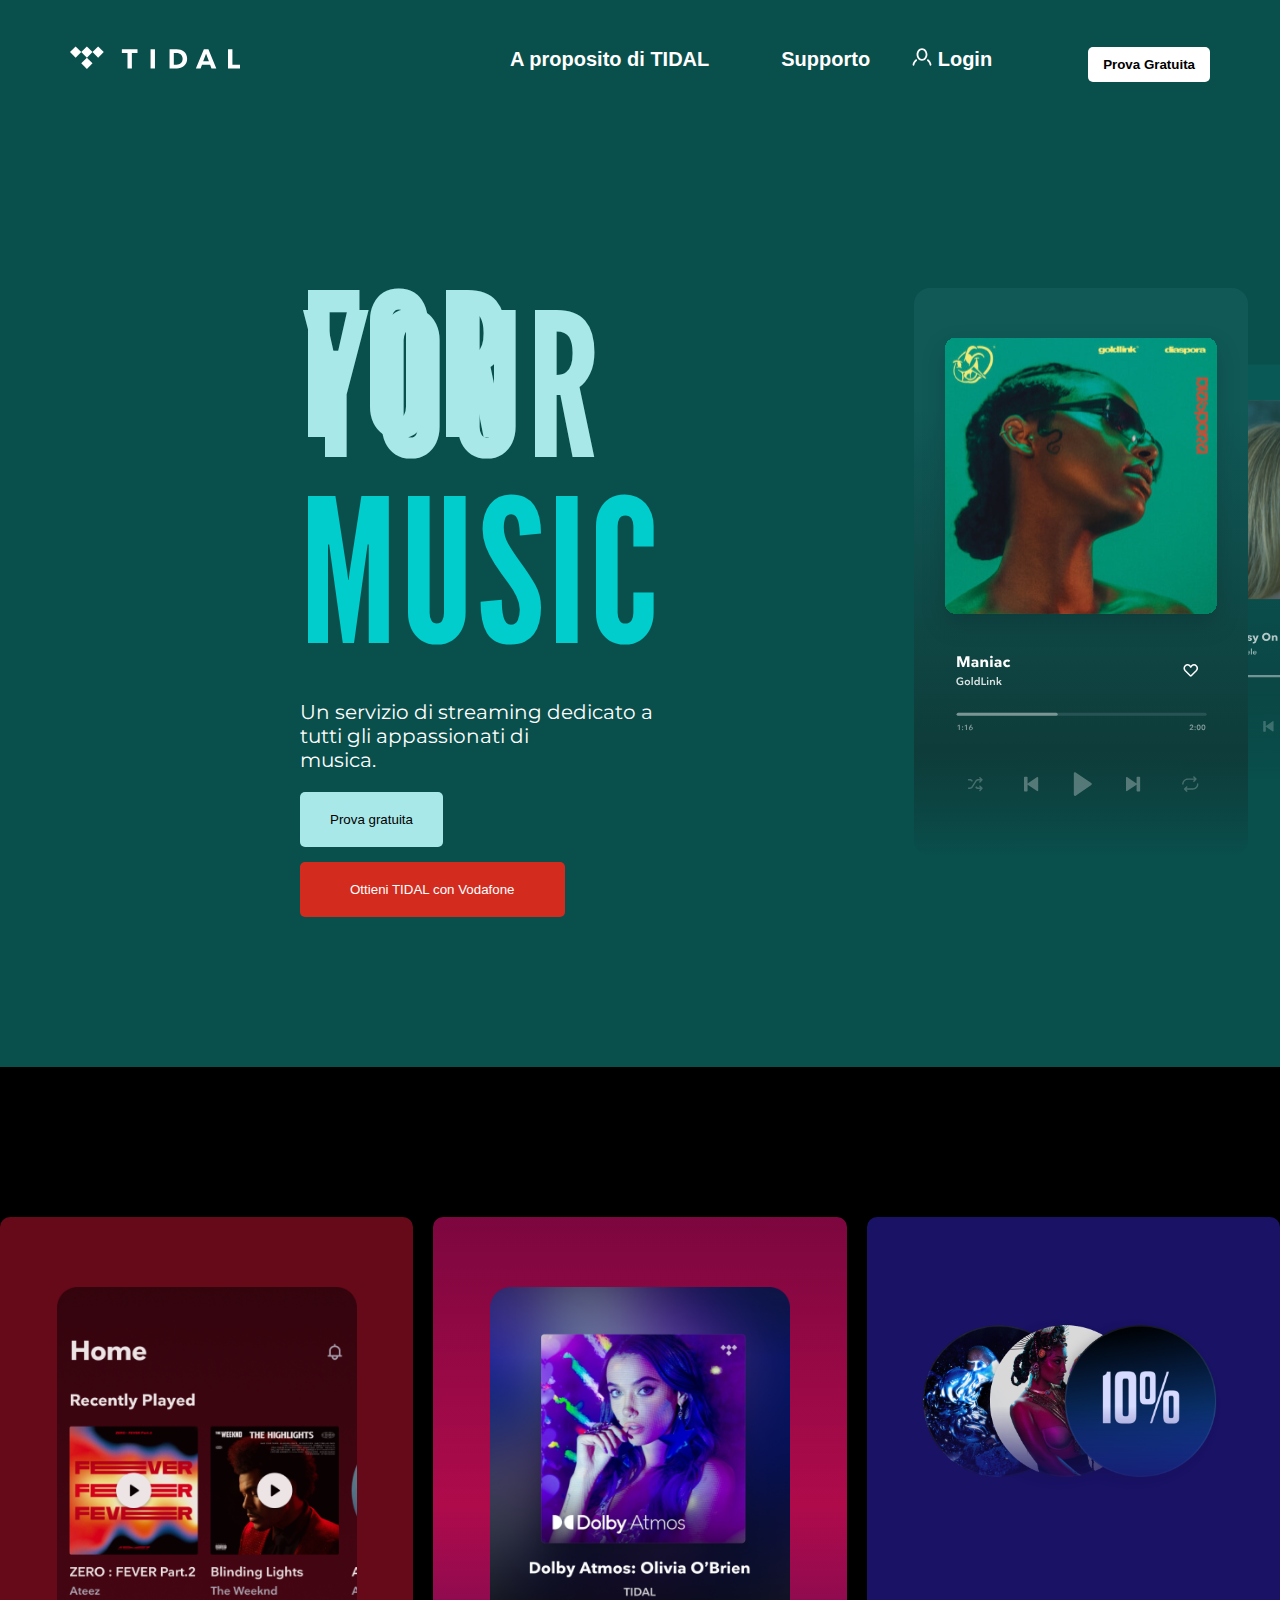
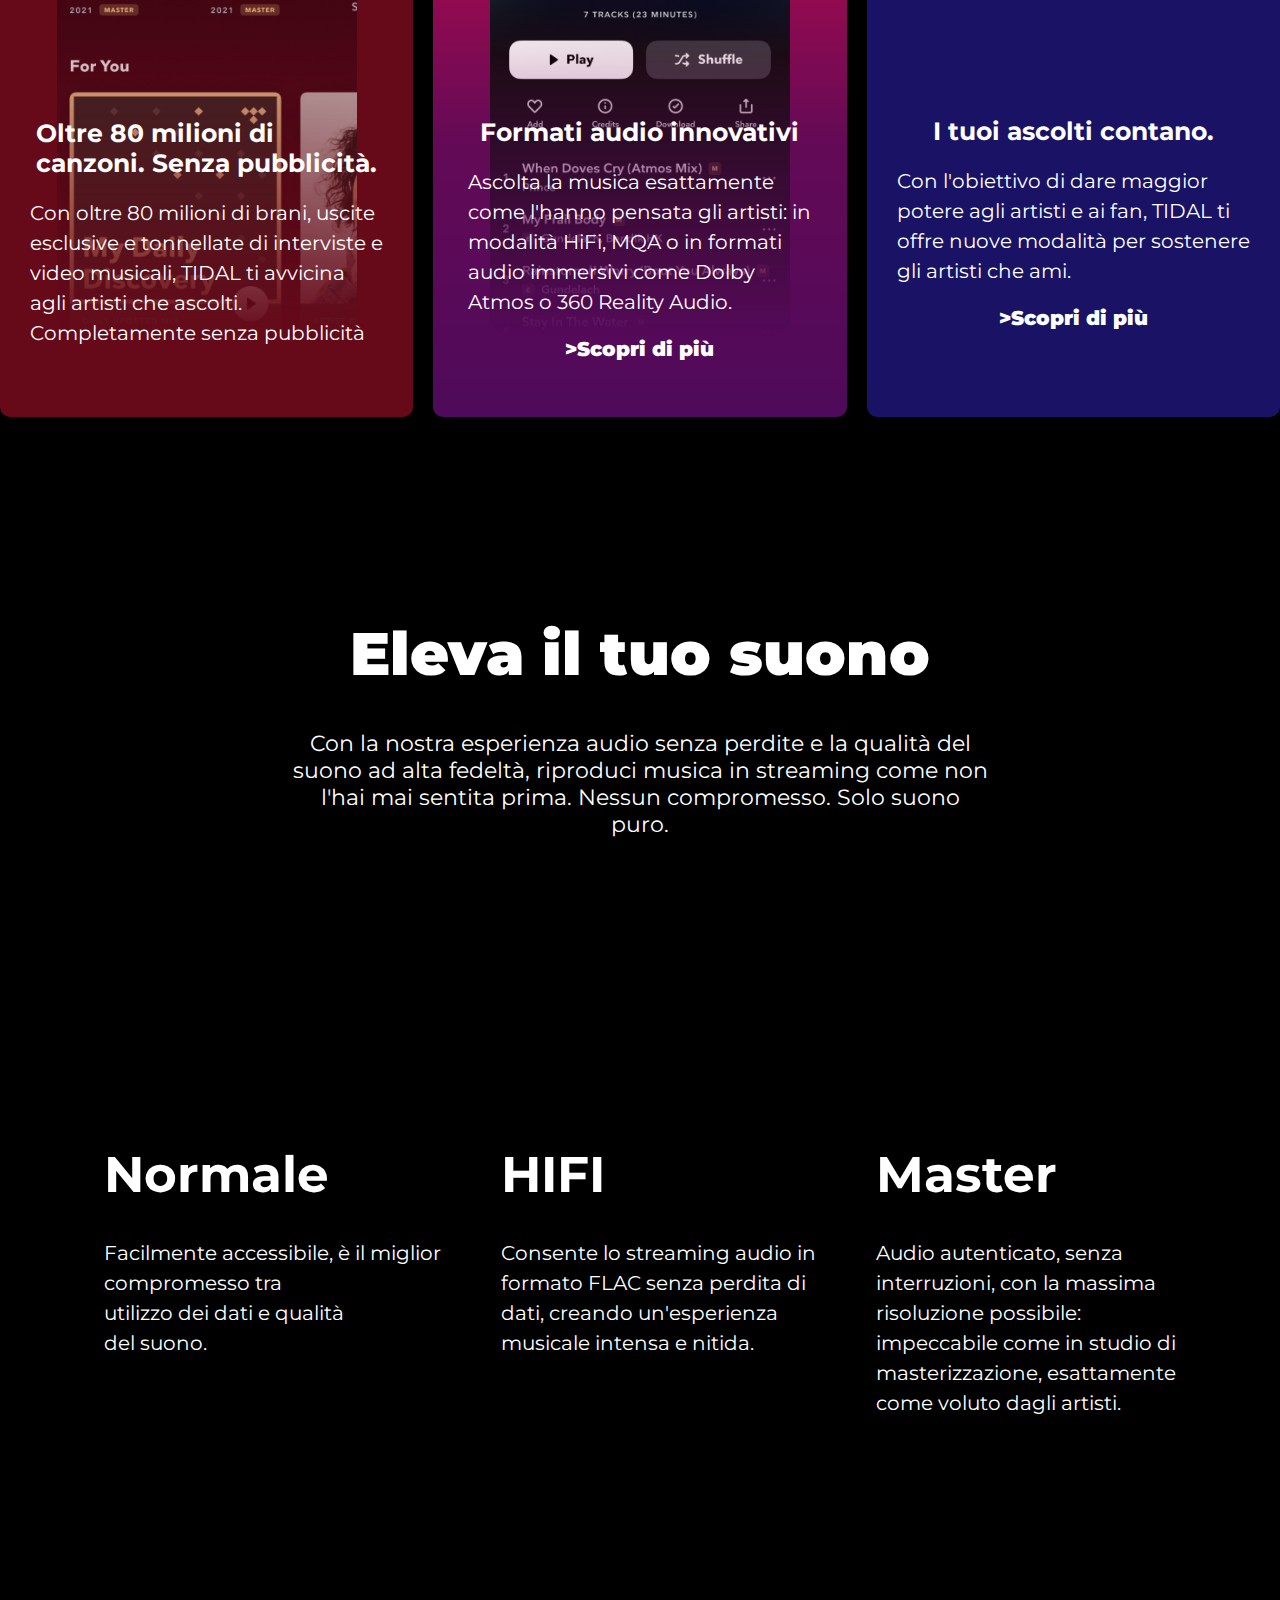
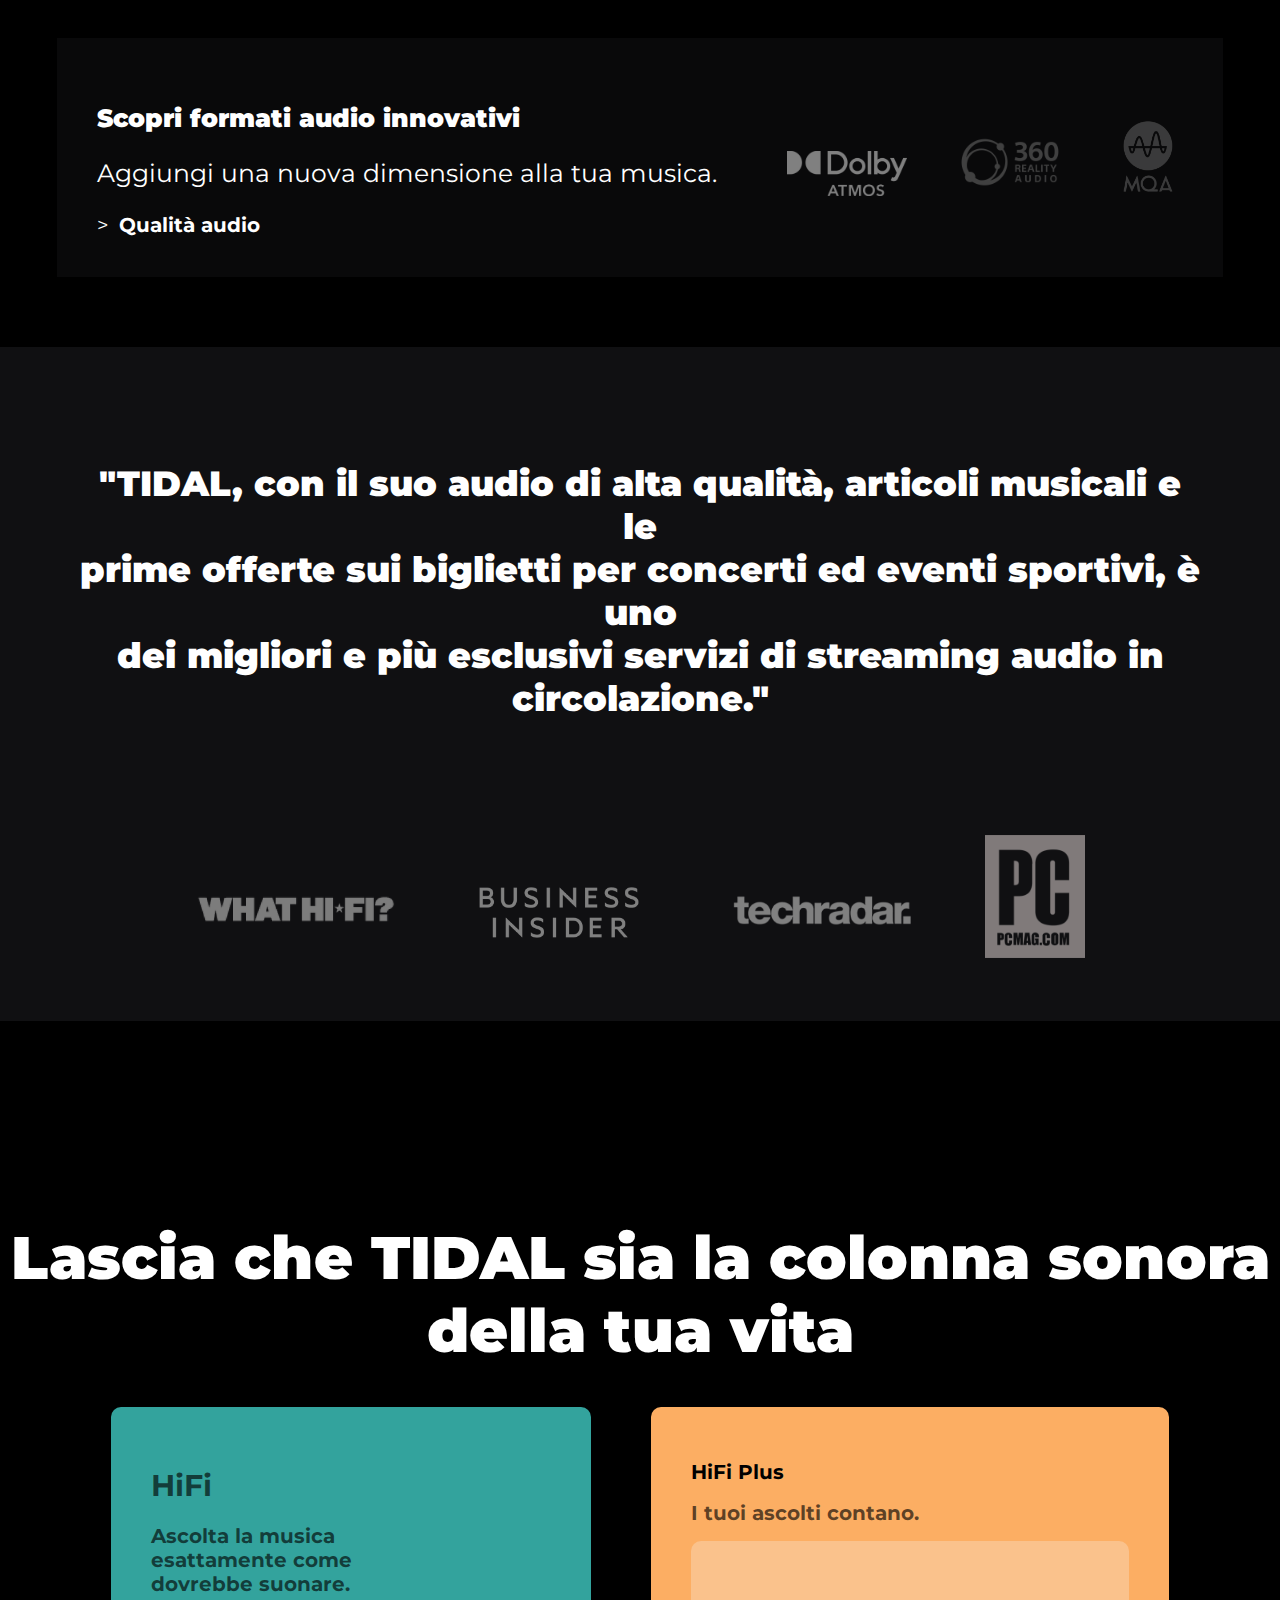
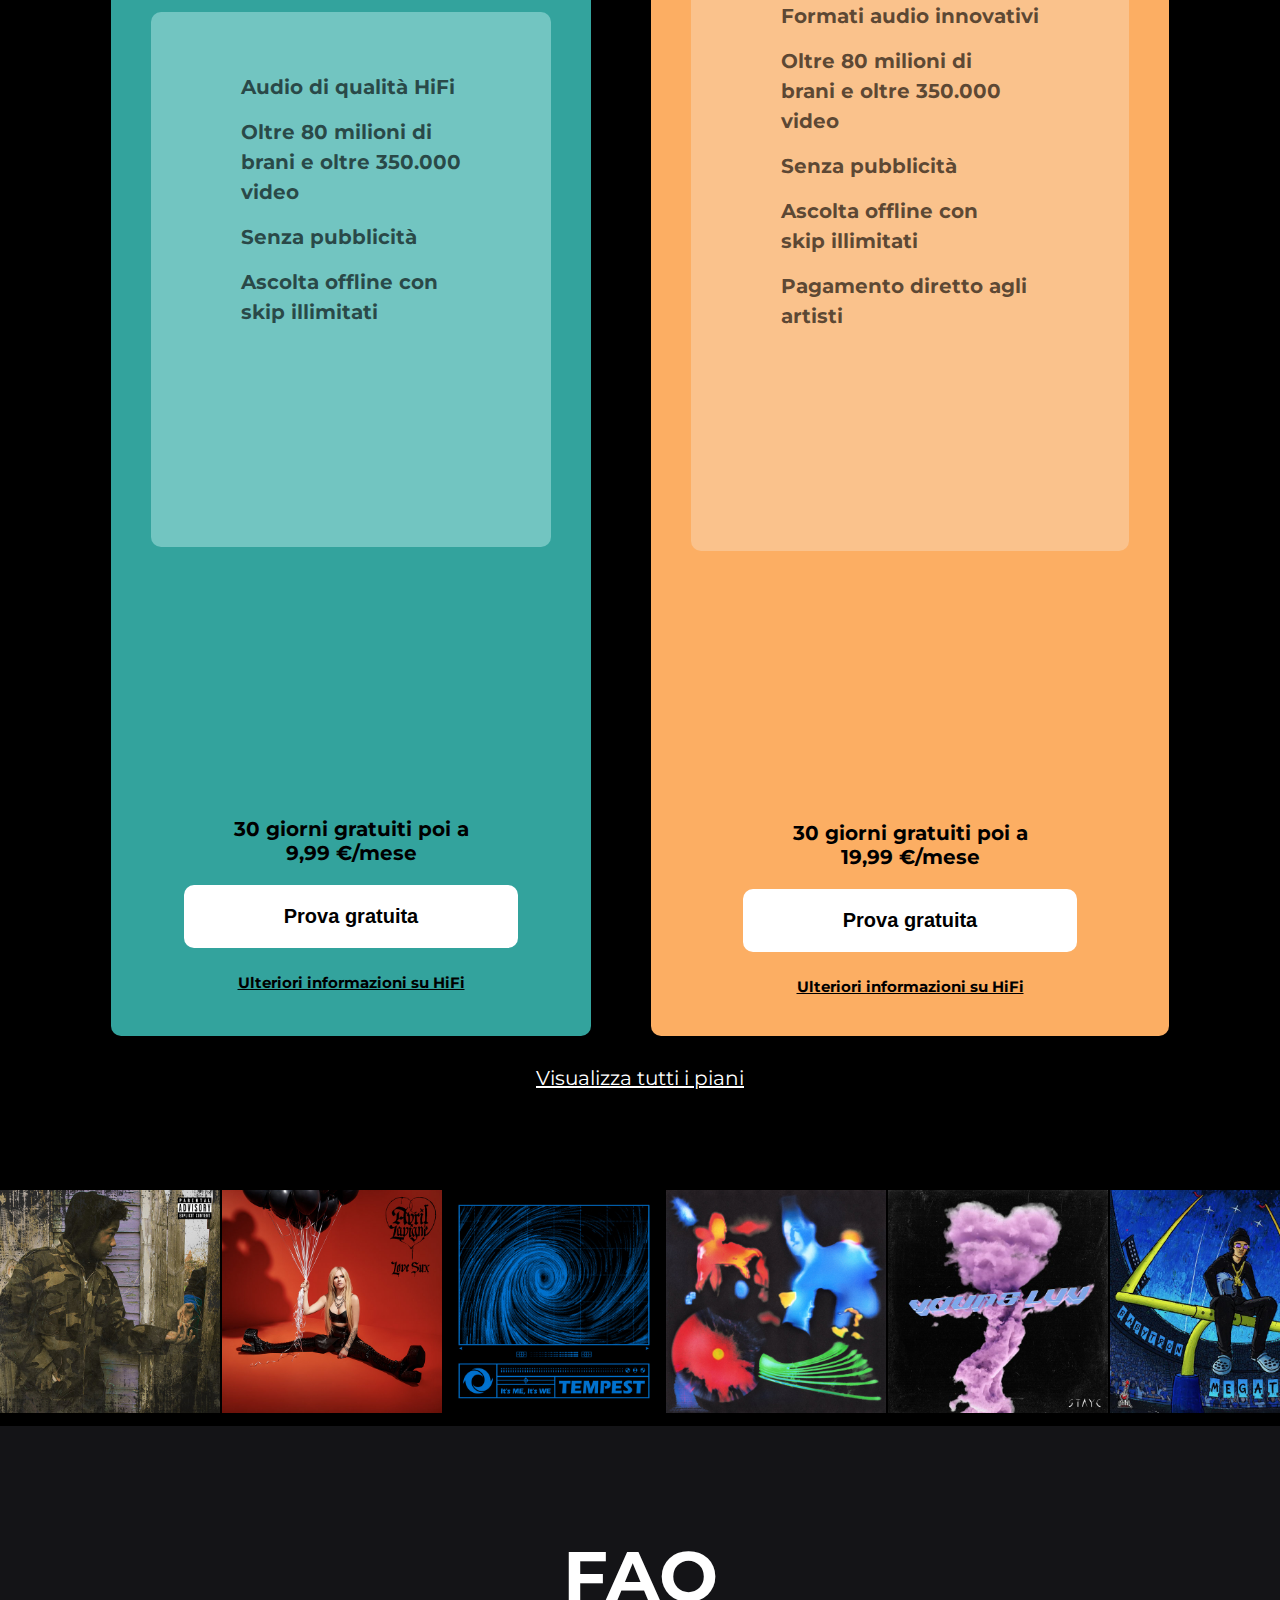
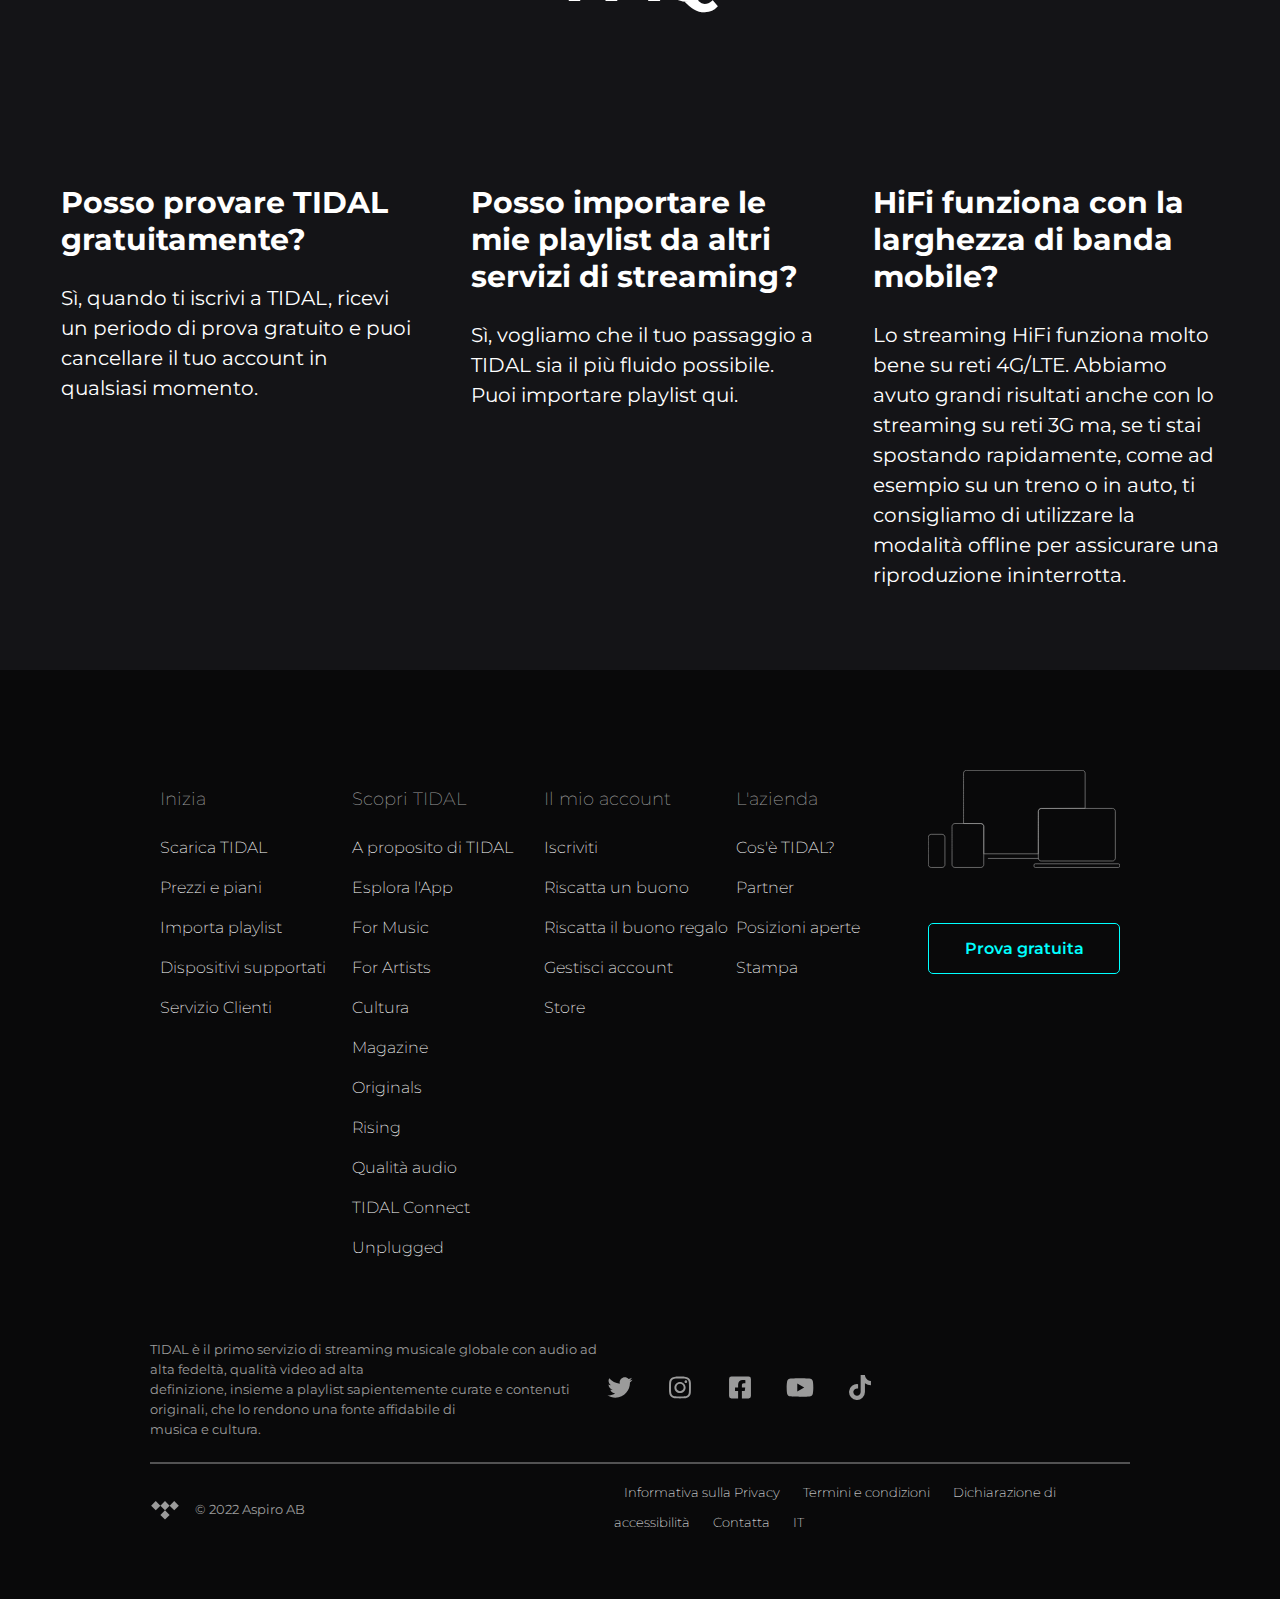
<file: index.html>
<!DOCTYPE html>
<html lang="en">

<head>
    <meta charset="UTF-8">

    <title>Homepage Tidal</title>
    <link rel="stylesheet" href="style.css">
    <!-- <link rel="stylesheet" href="reset.css"> -->

    <meta http-equiv="X-UA-Compatible" content="IE=edge">
    <meta name="viewport" content="width=device-width, initial-scale=1.0">

    <link rel="preconnect" href="https://fonts.googleapis.com">
    <link rel="preconnect" href="https://fonts.gstatic.com" crossorigin>
    <link
        href="https://fonts.googleapis.com/css2?family=Montserrat:ital,wght@0,100;0,200;0,300;0,400;0,500;0,600;0,700;0,800;0,900;1,400;1,500;1,700;1,800&display=swap"
        rel="stylesheet">
    <link rel="preconnect" href="https://fonts.googleapis.com">
    <link rel="preconnect" href="https://fonts.gstatic.com" crossorigin>
    <link href="https://fonts.googleapis.com/css2?family=League+Gothic&display=swap" rel="stylesheet">

    <link rel="icon" type="img/favicon.ico" href="/img/favicon.ico">
</head>

<body>
    <header>
        <div class="logo"><svg viewBox="0 0 160 22" fill="#fff" xmlns="http://www.w3.org/2000/svg" alt="TIDAL"
                class="tidal-header-logo--image" data-v-725199d2="">
                <path d="M58.2177 21.1555H54.1108V6.58787H48.7992V3.06799H63.5293V6.58787H58.2177V21.1555Z"
                    data-v-725199d2=""></path>
                <path d="M75.819 21.1553H79.9501V3.06799H75.819V21.1553Z" data-v-725199d2=""></path>
                <path d="M152.855 17.5861H160V21.1555H148.724V3.06799H152.855V17.5861Z" data-v-725199d2="">
                </path>
                <path
                    d="M97.7115 17.6108H100.273C103.72 17.6108 106.018 15.4605 106.018 12.0382C106.018 8.78718 103.696 6.58813 100.371 6.58813H97.7115V17.6108ZM93.7028 3.06799H100.395C105.333 3.06799 110.247 5.68264 110.247 12.0626C110.247 18.0761 105.431 21.1551 100.64 21.1551L93.7028 21.1553V3.06799Z"
                    data-v-725199d2=""></path>
                <path
                    d="M125.334 14.375L128.058 7.30083L130.757 14.375H125.334ZM133.175 21.1555H137.715L130.264 3.06799H125.999L118.475 21.1555H122.894L124.227 17.5865H131.853L133.175 21.1555Z"
                    data-v-725199d2=""></path>
                <path d="M21.1775 5.70464L15.8834 10.9992L10.589 5.70464L15.8834 0.411743L21.1775 5.70464Z"
                    data-v-725199d2=""></path>
                <path d="M21.1775 16.2936L15.8834 21.5882L10.589 16.2936L15.8834 10.9993L21.1775 16.2936Z"
                    data-v-725199d2=""></path>
                <path d="M10.5886 5.70506L5.29417 10.9997L0 5.70506L5.29417 0.411743L10.5886 5.70506Z"
                    data-v-725199d2=""></path>
                <path d="M31.7655 5.70506L26.4715 10.9997L21.1769 5.70506L26.4715 0.411743L31.7655 5.70506Z"
                    data-v-725199d2="">

                </path>
            </svg> </div>

        <nav class="navbar">

            <!------------------------------------------ First_button ------------------------------------------>
            <button class="fontColor">
                <h2>A proposito di TIDAL</h2>
            </button>
            <div class="nav__dropdown1">
                <a href=""></a>
                <a href=""></a>
                <a href=""></a>
                <a href=""></a>
                <a href=""></a>
                <a href=""></a>
                <a href=""></a>
                <a href=""></a>
            </div>

            <!------------------------------------------ Second_button ------------------------------------------>
            <button class="fontColor">
                <h2>Supporto</h2>
            </button>
            <!--   <div class="nav__dropdown2">
                <a href="">Cos'è TIDAL</a>
                <a href=""></a>
                <a href="">Esplora l'app</a>
                <a href=""></a>
            </div>
 -->
            <!------------------------------------------ Third_button ------------------------------------------>
            <button class="fontColor">
                <h2><i data-v-725199d2="" class="tidal-icon">
                        <svg width="20" height="18" viewBox="0 0 20 18" fill="none" xmlns="http://www.w3.org/2000/svg">
                            <path fill-rule="evenodd" clip-rule="evenodd"
                                d="M9.99982 2.00876C8.11717 2.00876 6.34982 3.86753 6.34982 6.48376C6.34982 9.09999 8.11717 10.9588 9.99982 10.9588C11.8825 10.9588 13.6498 9.09999 13.6498 6.48376C13.6498 3.86753 11.8825 2.00876 9.99982 2.00876ZM4.57482 6.48376C4.57482 3.17674 6.87048 0.233765 9.99982 0.233765C13.1292 0.233765 15.4248 3.17674 15.4248 6.48376C15.4248 9.79079 13.1292 12.7338 9.99982 12.7338C6.87048 12.7338 4.57482 9.79079 4.57482 6.48376ZM4.86864 11.6946C5.18024 12.0729 5.12611 12.6323 4.74775 12.9439C3.4899 13.9797 2.62172 15.3686 2.33358 16.9173C2.24393 17.3992 1.78061 17.7172 1.29872 17.6275C0.81684 17.5379 0.498874 17.0746 0.588527 16.5927C0.960387 14.5939 2.07221 12.8478 3.61936 11.5737C3.99773 11.2621 4.55705 11.3162 4.86864 11.6946ZM16.4215 11.5737C16.0431 11.2621 15.4838 11.3162 15.1722 11.6946C14.8606 12.0729 14.9147 12.6323 15.2931 12.9439C16.5522 13.9807 17.4129 15.3641 17.6626 16.8976C17.7413 17.3814 18.1974 17.7097 18.6811 17.631C19.1649 17.5522 19.4933 17.0962 19.4145 16.6124C19.0866 14.5984 17.9674 12.8468 16.4215 11.5737Z"
                                fill="currentColor"></path>
                        </svg></i> Login</h2>
            </button>
            <div class="nav__dropdown3">
                <a href=""></a>
                <a href=""></a>
            </div>

            <!------------------------------------------ Fourth_button ------------------------------------------>
            <button class="fontColor " id="free">Prova Gratuita</button>

        </nav>

    </header>


    <main>

        <section class="page1">

            <div class="head fontColor">
                <h2 id="your">FOR YOUR</h2>
                <h2 id="music" class="margin">MUSIC</h2>
                <p>Un servizio di streaming dedicato a tutti gli appassionati di <br>
                    musica.</p>
                <div class="head-btn">
                    <button class="trial"><a href="">Prova gratuita</a></button>
                    <button class="vodafone">
                        <a class="fontColor" href="">Ottieni TIDAL con Vodafone</a></button>
                </div>
            </div>
            <div class="homepage-img"> <img src="img/left.svg" alt="">
            </div>

        </section>

        <section class="cards">
            <div class="redBox sizeCard">
                <img src="img/card1.png" alt="">
                <div class="fontColor write"> <b>Oltre 80 milioni di <br> canzoni. Senza pubblicità.</b>
                    <p>Con oltre 80 milioni di brani, uscite <br>
                        esclusive e tonnellate di interviste e <br>
                        video musicali, TIDAL ti avvicina <br>
                        agli artisti che ascolti. <br>
                        Completamente senza pubblicità</p>
                </div>
            </div>
            <div class="purpleBox sizeCard">
                <img src="img/card2.png" alt="">
                <div class="fontColor write"> <b>Formati audio innovativi</b>
                    <p>Ascolta la musica esattamente <br>
                        come l'hanno pensata gli artisti: in <br>
                        modalità HiFi, MQA o in formati <br>
                        audio immersivi come Dolby <br>
                        Atmos o 360 Reality Audio. </b></p>
                    <a class="bold " href=""> >Scopri di più</a>
                </div>
            </div>
            <div class="blueBox sizeCard">
                <img src="img/card3.png" alt="">

                <div class="fontColor"> <b>I tuoi ascolti contano.</b>
                    <p>Con l'obiettivo di dare maggior <br>
                        potere agli artisti e ai fan, TIDAL ti <br>
                        offre nuove modalità per sostenere <br>
                        gli artisti che ami.</p>
                    <a class="bold" href=""> >Scopri di più</a>
                </div>
            </div>

        </section>


        <section class="sound-section fontColor textAlign">
            <h1 class="bold">Eleva il tuo suono</h1>
            <p>Con la nostra esperienza audio senza perdite e la qualità del <br>
                suono ad alta fedeltà, riproduci musica in streaming come non <br>
                l'hai mai sentita prima. Nessun compromesso. Solo suono <br> puro.

            </p>


            <div class="cardForm">
                <div class="sound-card fontColor">
                    <h1>Normale</h1>
                    <!--  <div>
                        <p class="sound-normal">NORMALE</p>
                        <p class="sound-quality">Qualità AAC</p>
                        <p class="sound-kbps">160Kbps</p>
                    </div> -->
                    <p>Facilmente accessibile, è il miglior <br>
                        compromesso tra <br>
                        utilizzo dei dati e qualità <br>
                        del suono.</p>
                </div>

                <div class="sound-card fontColor">
                    <h1>HIFI</h1>
                    <!--   <div>
                        <p class="sound-hifi">HiFi</p>
                        <p class="sound-quality">Qualità CD senza perdite</p>
                        <p class="sound-kbps">1411Kbps</p>
                    </div> -->
                    <p>Consente lo streaming audio in <br>
                        formato FLAC senza perdita di <br>
                        dati, creando un'esperienza <br>
                        musicale intensa e nitida.</p>
                </div>

                <div class="sound-card fontColor">
                    <h1>Master</h1>
                    <!-- <div>
                        <p class="sount-master">MASTER</p>
                        <p class="sound-quality">Qualità ad alta risoluzione</p>
                        <p class="sound-kbps">2304-9216Kbps</p>
                    </div> -->
                    <p>Audio autenticato, senza <br>
                        interruzioni, con la massima <br>
                        risoluzione possibile: <br>
                        impeccabile come in studio di <br>
                        masterizzazione, esattamente <br>
                        come voluto dagli artisti.</p>
                </div>
            </div>

        </section>

        <section class="wrapper">
            <div class="qualityForm fontColor">
                <div>
                    <p class="bold">Scopri formati audio innovativi</p>
                    <p> Aggiungi una nuova dimensione alla tua musica.</p>
                    <a href="">>&nbsp;
                        <b>Qualità audio</b></a>
                </div>
                <div class=" brightness"><img src="img/dolby.png" alt="">
                    <img class="brightness" src="img/360.png" alt="">
                    <img class="brightness" id="mqa" src="img/mqa.png" alt=""></div>

            </div>
            <div class="whatIf fontColor textAlign">
                <p class="bold">"TIDAL, con il suo audio di alta qualità, articoli musicali e le <br> prime offerte
                    sui
                    biglietti per concerti ed eventi sportivi, è uno <br> dei migliori e più esclusivi servizi di
                    streaming
                    audio in <br> circolazione."</p>
                <div>
                    <img class="brightness" src="img/what-hifi.aac469c.png" alt="">
                    <img class="brightness" src="img/businessInsider.png" alt="">
                    <img class="brightness" src="img/techRadar.png" alt="">
                    <img class="brightness" id="pc" src="img/pc.png" alt="">
                </div>
            </div>
        </section>

        <section class="containers">
            <h1 class="soundtrack bold fontColor textAlign">Lascia che TIDAL sia la colonna sonora <br> della tua vita
            </h1>
            <div class="cardForm">
                <div class="greenContainer box">
                    <h1>HiFi</h1>
                    <h2>Ascolta la musica <br> esattamente come <br> dovrebbe suonare.</h2>

                    <div class="greenList box">
                        <ul>
                            <li>Audio di qualità HiFi</li>
                            <li>Oltre 80 milioni di <br> brani e oltre 350.000 <br> video</li>
                            <li>Senza pubblicità</li>
                            <li>Ascolta offline con <br> skip illimitati</li>
                        </ul>
                    </div>
                    <div class="payForm">
                        <p>30 giorni gratuiti poi a <br> 9,99 €/mese</p>
                        <button>Prova gratuita</button>
                        <a href="">Ulteriori informazioni su HiFi</a>
                    </div>
                </div>
                <div class="orangeContainer box">
                    <h1>HiFi Plus</h1>
                    <h2>I tuoi ascolti contano.</h2>
                    <div class="orangeList box">
                        <ul>
                            <li>Formati audio innovativi </li>
                            <li>Oltre 80 milioni di <br> brani e oltre 350.000 <br> video</li>
                            <li>Senza pubblicità</li>
                            <li>Ascolta offline con <br> skip illimitati</li>
                            <li>Pagamento diretto agli <br> artisti</li>
                        </ul>
                    </div>
                    <div class="payForm">
                        <p>30 giorni gratuiti poi a <br> 19,99 €/mese</p>
                        <button>Prova gratuita</button>
                        <a href="">Ulteriori informazioni su HiFi</a>
                    </div>
                </div>
            </div>
            <div id="link"><a href="">
                    <p class="fontColor textAlign">Visualizza tutti i piani</p>
                </a></div>
        </section>


        <!------------------------------------------ Playlist ------------------------------------------>


        <section class="playlist">
            <div class="album"><img src="img/advisory.jpg" alt="">
                <a href="">
                    <div class="albumText fontColor"><b>God Don't Make Mistakes</b>
                        <p>Conway The Machine</p>
                    </div>
                </a></div>
            <div class="album"><img src="img/avril.jpg" alt="">
                <a href="">
                    <div class="albumText fontColor"><b>Love Sux</b>
                        <p>Avril Lavigne</p>
                    </div>
                </a></div>
            <div class="album"><img src="img/tempest.jpg" alt="">
                <a href="">
                    <div class="albumText fontColor">
                        <b>It’s ME, It's WE</b>
                        <p>TEMPEST (템페스트)</p>
                    </div>

                </a></div>
            <div class="album"><img src="img/diplo.jpg" alt="">
                <a href="">
                    <div class="albumText fontColor">
                        <b>Diplo</b>
                        <p>Diplo</p>
                    </div>
                </a></div>
            <div class="album"><img src="img/young.jpg" alt="">
                <a href="">
                    <div class="albumText fontColor"> <b>YOUNG-LUV.COM</b>
                        <p>StayC</p>
                    </div>
                </a></div>
            <div class="album"><img src="img/megatron.jpg" alt="">
                <a href="">
                    <div class="albumText fontColor"><b>Megatron</b>
                        <p>BabyTron</p>
                    </div>
                </a></div>
            <div class="album"><img src="img/cake.jpg" alt="">
                <a href="">
                    <div class="albumText fontColor"><b>TRAP CAKE VOL.2</b>
                        <p>Rauw Alejandro</p>
                    </div>
                </a></div>
            <div class="album"><img src="img/kodak.jpg" alt="">
                <a href="">
                    <div class="albumText fontColor"><b>Back For Everything</b>
                        <p>Kodak Black</p>
                    </div>
                </a></div>
        </section>
/*-------------------------------- Playlist mobile --------------------------------*/
        <div class="playlist-mobile">
            <div class="album"><img src="img/advisory.jpg" alt="">
                <a href="">
                    <div class="albumText fontColor"><b>God Don't Make Mistakes</b>
                        <p>Conway The Machine</p>
                    </div>
                </a></div>
            <div class="album"><img src="img/avril.jpg" alt="">
                <a href="">
                    <div class="albumText fontColor"><b>Love Sux</b>
                        <p>Avril Lavigne</p>
                    </div>
                </a></div>
        </div>


/*-------------------------------- Playlist tablet --------------------------------*/
        <div class="playlist-tablet"><div class="album"><img src="img/advisory.jpg" alt="">
            <a href="">
                <div class="albumText fontColor"><b>God Don't Make Mistakes</b>
                    <p>Conway The Machine</p>
                </div>
            </a></div>
        <div class="album"><img src="img/avril.jpg" alt="">
            <a href="">
                <div class="albumText fontColor"><b>Love Sux</b>
                    <p>Avril Lavigne</p>
                </div>
            </a></div>
        <div class="album"><img src="img/tempest.jpg" alt="">
            <a href="">
                <div class="albumText fontColor">
                    <b>It’s ME, It's WE</b>
                    <p>TEMPEST (템페스트)</p>
                </div>

            </a></div>
        <div class="album"><img src="img/diplo.jpg" alt="">
            <a href="">
                <div class="albumText fontColor">
                    <b>Diplo</b>
                    <p>Diplo</p>
                </div>
            </a></div></div>

            /*-------------------------------- FAQ --------------------------------*/
        <section class="faq">
            <h1 class="fontColor textAlign">FAQ</h1>
            <div class="cardForm fontColor">
                <div>
                    <h2>Posso provare TIDAL <br> gratuitamente?</h2>
                    <p>Sì, quando ti iscrivi a TIDAL, ricevi <br>
                        un periodo di prova gratuito e puoi <br>
                        cancellare il tuo account in <br>
                        qualsiasi momento.</p>
                </div>
                <div>
                    <h2>Posso importare le <br>
                        mie playlist da altri <br>
                        servizi di streaming? </h2>
                    <p>Sì, vogliamo che il tuo passaggio a <br>
                        TIDAL sia il più fluido possibile. <br>
                        Puoi importare playlist qui.
                    </p>
                </div>

                <div>
                    <h2>HiFi funziona con la <br>
                        larghezza di banda <br>
                        mobile?</h2>
                    <p>Lo streaming HiFi funziona molto <br>
                        bene su reti 4G/LTE. Abbiamo <br>
                        avuto grandi risultati anche con lo <br>
                        streaming su reti 3G ma, se ti stai <br>
                        spostando rapidamente, come ad <br>
                        esempio su un treno o in auto, ti <br>
                        consigliamo di utilizzare la <br>
                        modalità offline per assicurare una <br>
                        riproduzione ininterrotta.</p>
                </div>
            </div>
        </section>

    </main>

    <!------------------------------------------ Footer ------------------------------------------>
    <footer>
        <div class="footer-grid">
            <div class="footer-grid-col1">
                <h3>Inizia</h3>
                <ul>
                    <li><a href="">Scarica TIDAL</a></li>
                    <li><a href="">Prezzi e piani</a></li>
                    <li><a href="">Importa playlist</a></li>
                    <li><a href="">Dispositivi supportati</a></li>
                    <li><a href="">Servizio Clienti</a></li>
                </ul>
            </div>
            <div class="footer-grid-col2">
                <h3>Scopri TIDAL</h3>
                <ul>
                    <li><a href="">A proposito di TIDAL</a></li>
                    <li><a href="">Esplora l'App</a></li>
                    <li><a href="">For Music</a></li>
                    <li><a href="">For Artists</a></li>
                    <li><a href="">Cultura</a></li>
                    <li><a href="">Magazine</a></li>
                    <li><a href="">Originals</a></li>
                    <li><a href="">Rising</a></li>
                    <li><a href="">Qualità audio</a></li>
                    <li><a href="">TIDAL Connect</a></li>
                    <li><a href="">Unplugged</a></li>
                </ul>
            </div>
            <div class="footer-grid-col3">
                <h3>Il mio account</h3>
                <ul>
                    <li><a href="">Iscriviti</a></li>
                    <li><a href="">Riscatta un buono</a></li>
                    <li><a href="">Riscatta il buono regalo</a></li>
                    <li><a href="">Gestisci account</a></li>
                    <li><a href="">Store</a></li>
                </ul>
            </div>
            <div class="footer-grid-col4">
                <h3>L'azienda</h3>
                <ul>
                    <li><a href="">Cos'è TIDAL?</a></li>
                    <li><a href="">Partner</a></li>
                    <li><a href="">Posizioni aperte</a></li>
                    <li><a href="">Stampa</a></li>
                </ul>
            </div>
            <div class="footer-grid-col5">
                <span data-v-db680bb0="" class="block"><svg viewBox="0 0 300 153" fill="none"
                        class="block fullwidth padding-left-nudge padding-right-nudge margin-bottom-2">
                        <path
                            d="M55.5561798,83.6335178 L82.7174952,83.7716499 C85.1938121,83.7842435 87.1946103,85.7952428 87.1946103,88.2715917 L87.1946103,130.960674 L172.410017,130.960674 L172.519072,64.6597133 C172.523144,62.1838722 174.526462,60.1763765 177.00229,60.1671464 L245.567416,59.9115285 L245.567416,5 C245.567416,2.51471863 243.552697,0.5 241.067416,0.5 L60.0561798,0.5 C57.5708984,0.5 55.5561798,2.51471863 55.5561798,5 C55.5561798,13.3216841 55.5561798,13.3216841 55.5561798,21.6433682 C55.5561798,29.9650522 55.5561798,29.9650522 55.5561798,38.2867363 C55.5561798,49.2374314 55.5561798,49.2374314 55.5561798,60.5964194 C55.5561798,71.9971276 55.5561798,72.1572724 55.5561798,83.6335178 Z"
                            stroke="#9B9B9B"></path>
                        <path d="M94.3820225,138.202247 L171.910112,138.202247" stroke="#9B9B9B"
                            stroke-linecap="square"></path>
                        <rect stroke="#979797" x="165.668539" y="146.567416" width="133.831461" height="5.74157303"
                            rx="2"></rect>
                        <path
                            d="M176.910112,60.0505618 C174.424831,60.0505618 172.410112,62.0652804 172.410112,64.5505618 C172.410112,69.3544475 172.410112,69.3544475 172.410112,74.1583331 C172.410112,78.9622188 172.410112,78.9622188 172.410112,83.7661044 C172.410112,97.4891474 172.410112,97.4891474 172.410112,111.21219 L172.410112,137.696629 C172.410112,140.181911 174.424831,142.196629 176.910112,142.196629 L288.258427,142.196629 C290.743708,142.196629 292.758427,140.181911 292.758427,137.696629 L292.758427,64.5505618 C292.758427,62.0652804 290.743708,60.0505618 288.258427,60.0505618 L176.910112,60.0505618 Z"
                            stroke="#9B9B9B"></path>
                        <path
                            d="M42.0786517,83.6460674 C39.5933703,83.6460674 37.5786517,85.660786 37.5786517,88.1460674 C37.5786517,95.7904164 37.5786517,95.7904164 37.5786517,103.434765 C37.5786517,114.93245 37.5786517,114.93245 37.5786517,126.430135 L37.5786517,147.808989 C37.5786517,150.29427 39.5933703,152.308989 42.0786517,152.308989 L82.6404494,152.308989 C85.1257308,152.308989 87.1404494,150.29427 87.1404494,147.808989 L87.1404494,88.1460674 C87.1404494,85.660786 85.1257308,83.6460674 82.6404494,83.6460674 L42.0786517,83.6460674 Z"
                            stroke="#9B9B9B"></path>
                        <path
                            d="M5,100.5 C2.51471863,100.5 0.5,102.514719 0.5,105 C0.5,110.190071 0.5,110.190071 0.5,115.380142 C0.5,119.738135 0.5,119.738135 0.5,124.096129 C0.5,128.454122 0.5,128.454122 0.5,132.812115 L0.5,147.808989 C0.5,150.29427 2.51471863,152.308989 5,152.308989 L21.9662921,152.308989 C24.4515735,152.308989 26.4662921,150.29427 26.4662921,147.808989 L26.4662921,105 C26.4662921,102.514719 24.4515735,100.5 21.9662921,100.5 L5,100.5 Z"
                            stroke="#9B9B9B"></path>
                    </svg></span>
                <div class="prova-button">
                    <a href="#"><button>Prova gratuita</button></a>
                </div>
            </div>
        </div>
        <div class="footer-credits">
            <div class="footer-credits-col1">
                <p>TIDAL è il primo servizio di streaming musicale globale con audio ad alta fedeltà, qualità video ad
                    alta <br> definizione, insieme a playlist sapientemente curate e contenuti originali, che lo rendono
                    una fonte affidabile di <br> musica e cultura.</p>
            </div>
            <div class="footer-credits-col2">
                <!-- Twitter -->
                <a href="#"><svg xmlns="http://www.w3.org/2000/svg" viewBox="0 0 512 512">
                        <path
                            d="M459.37 151.716c.325 4.548.325 9.097.325 13.645 0 138.72-105.583 298.558-298.558 298.558-59.452 0-114.68-17.219-161.137-47.106 8.447.974 16.568 1.299 25.34 1.299 49.055 0 94.213-16.568 130.274-44.832-46.132-.975-84.792-31.188-98.112-72.772 6.498.974 12.995 1.624 19.818 1.624 9.421 0 18.843-1.3 27.614-3.573-48.081-9.747-84.143-51.98-84.143-102.985v-1.299c13.969 7.797 30.214 12.67 47.431 13.319-28.264-18.843-46.781-51.005-46.781-87.391 0-19.492 5.197-37.36 14.294-52.954 51.655 63.675 129.3 105.258 216.365 109.807-1.624-7.797-2.599-15.918-2.599-24.04 0-57.828 46.782-104.934 104.934-104.934 30.213 0 57.502 12.67 76.67 33.137 23.715-4.548 46.456-13.32 66.599-25.34-7.798 24.366-24.366 44.833-46.132 57.827 21.117-2.273 41.584-8.122 60.426-16.243-14.292 20.791-32.161 39.308-52.628 54.253z" />
                    </svg></a>
                <!-- Instagram -->
                <a href="#"><svg xmlns="http://www.w3.org/2000/svg" viewBox="0 0 448 512">
                        <path
                            d="M224.1 141c-63.6 0-114.9 51.3-114.9 114.9s51.3 114.9 114.9 114.9S339 319.5 339 255.9 287.7 141 224.1 141zm0 189.6c-41.1 0-74.7-33.5-74.7-74.7s33.5-74.7 74.7-74.7 74.7 33.5 74.7 74.7-33.6 74.7-74.7 74.7zm146.4-194.3c0 14.9-12 26.8-26.8 26.8-14.9 0-26.8-12-26.8-26.8s12-26.8 26.8-26.8 26.8 12 26.8 26.8zm76.1 27.2c-1.7-35.9-9.9-67.7-36.2-93.9-26.2-26.2-58-34.4-93.9-36.2-37-2.1-147.9-2.1-184.9 0-35.8 1.7-67.6 9.9-93.9 36.1s-34.4 58-36.2 93.9c-2.1 37-2.1 147.9 0 184.9 1.7 35.9 9.9 67.7 36.2 93.9s58 34.4 93.9 36.2c37 2.1 147.9 2.1 184.9 0 35.9-1.7 67.7-9.9 93.9-36.2 26.2-26.2 34.4-58 36.2-93.9 2.1-37 2.1-147.8 0-184.8zM398.8 388c-7.8 19.6-22.9 34.7-42.6 42.6-29.5 11.7-99.5 9-132.1 9s-102.7 2.6-132.1-9c-19.6-7.8-34.7-22.9-42.6-42.6-11.7-29.5-9-99.5-9-132.1s-2.6-102.7 9-132.1c7.8-19.6 22.9-34.7 42.6-42.6 29.5-11.7 99.5-9 132.1-9s102.7-2.6 132.1 9c19.6 7.8 34.7 22.9 42.6 42.6 11.7 29.5 9 99.5 9 132.1s2.7 102.7-9 132.1z" />
                    </svg></a>
                <!-- Facebook -->
                <a href="#"><svg xmlns="http://www.w3.org/2000/svg" viewBox="0 0 448 512">
                        <path
                            d="M400 32H48A48 48 0 0 0 0 80v352a48 48 0 0 0 48 48h137.25V327.69h-63V256h63v-54.64c0-62.15 37-96.48 93.67-96.48 27.14 0 55.52 4.84 55.52 4.84v61h-31.27c-30.81 0-40.42 19.12-40.42 38.73V256h68.78l-11 71.69h-57.78V480H400a48 48 0 0 0 48-48V80a48 48 0 0 0-48-48z" />
                    </svg></a>
                <!-- YouTube -->
                <a href="#"><svg xmlns="http://www.w3.org/2000/svg" viewBox="0 0 576 512">
                        <path
                            d="M549.655 124.083c-6.281-23.65-24.787-42.276-48.284-48.597C458.781 64 288 64 288 64S117.22 64 74.629 75.486c-23.497 6.322-42.003 24.947-48.284 48.597-11.412 42.867-11.412 132.305-11.412 132.305s0 89.438 11.412 132.305c6.281 23.65 24.787 41.5 48.284 47.821C117.22 448 288 448 288 448s170.78 0 213.371-11.486c23.497-6.321 42.003-24.171 48.284-47.821 11.412-42.867 11.412-132.305 11.412-132.305s0-89.438-11.412-132.305zm-317.51 213.508V175.185l142.739 81.205-142.739 81.201z" />
                    </svg></a>
                <!-- TikTok -->
                <a href="#"><svg xmlns="http://www.w3.org/2000/svg" viewBox="0 0 448 512">
                        <path
                            d="M448,209.91a210.06,210.06,0,0,1-122.77-39.25V349.38A162.55,162.55,0,1,1,185,188.31V278.2a74.62,74.62,0,1,0,52.23,71.18V0l88,0a121.18,121.18,0,0,0,1.86,22.17h0A122.18,122.18,0,0,0,381,102.39a121.43,121.43,0,0,0,67,20.14Z" />
                    </svg></a>
            </div>
        </div>
        <hr>
        <div class="footer-copyright">
            <div class="footer-copyright-col1">
                <svg xmlns="http://www.w3.org/2000/svg" viewBox="0 0 24 24">
                    <path
                        d="M12 5.6L8.3 9.3 4.6 5.6 0.9 9.3 4.6 13 8.3 9.3 12 13 8.3 16.7 12 20.4 15.7 16.7 12 13 15.7 9.3 12 5.6z">
                    </path>
                    <path d="M16.8 6.7H22V11.9H16.8z" transform="rotate(-45 19.4 9.3)"></path>
                </svg>
                <p>&copy 2022 Aspiro AB</p>
            </div>
            <div class="footer-copyright-col2">
                <ul>
                    <li><a href="#">Informativa sulla Privacy</a></li>
                    <li><a href="#">Termini e condizioni</a></li>
                    <li><a href="#">Dichiarazione di accessibilità</a></li>
                    <li><a href="#">Contatta</a></li>
                    <li><a href="#">IT<i class="fa fa-angle-down" style="margin-left: 8px;"></i></a></li>
                </ul>
            </div>
        </div>
    </footer>

</body>

</html>
</file>
<file: style.css>
html {
    font-size: 10px;
}

ul {
    padding: 0;
}

.bold {
    font-weight: 900;
}

.fontColor {
    color: white;
}

.textAlign {
    text-align: center;
}

.brightness {
    filter: brightness(50%);
}


.box {
    width: max-content;
    padding: 4rem;
    border-radius: 1rem;
}

.cardForm {

    display: flex;
    justify-content: center;
    gap: 6rem;

}

a {
    text-decoration: none;
    color: white;
}



body {
    background-color: black;
    font-family: 'Montserrat', sans-serif;
    margin: 0;


}

/*---------------------- Header ----------------------*/

header {
    height: max-content;

    display: flex;
    justify-content: space-between;
    padding: 3rem 7rem 0;
    align-items: center;
    background-color: #094f4c;

}

.margin {
    margin: 0;
}

.logo {

    width: 17rem;
}
.container-all {
    display: flex;
    justify-content: space-between;
    align-items: center;
    padding: 2rem 4rem;
    background-color: #094f4c;

}

.tidal-logo {
    width: 16rem;
}

.navbar {
    display: flex;
    flex-direction: row;
    flex-wrap: nowrap;
    overflow: hidden;
    font-family: Montserrat, Arial, Helvetica, sans-serif;
    gap: 1rem;
}

.dropdown {
    float: left;
    overflow: hidden;
}

.wrapper_btn {
    padding-top: 2rem;
}

.dropbtn {
    display: flex;
    gap: 1rem;
}

#free {
    background-color: white;
    border-radius: 0.5rem;
    align-items: center;
    padding: 1rem 2rem;
    margin-top: 1rem;
    margin-left: 3rem;
}

.btn_access {
    font-family: Montserrat;
    font-weight: bold;
    padding: 1rem 3rem;
    height: max-content;
    align-items: center;
}

.dropdown .dropbtn {
    font-size: 2rem;
    border-radius: 0.5rem;
    border: none;
    outline: none;
    color: white;
    padding: 1.4rem 1.6rem;
    background-color: inherit;
    font-family: inherit;
    margin: 0;
}

.navbar a:hover,
.dropdown:hover .dropbtn {
    background-color: #26282d;
}

.dropdown-content {
    font-size: 2rem;
    padding: 1rem;
    border-radius: 0.5rem;
    display: none;
    position: absolute;
    background-color: #f9f9f9;
    min-width: 16rem;
    box-shadow: 0px 8px 16px 0px rgba(0, 0, 0, 0.2);
    z-index: 1;
}

.dropdown-content a {
    float: none;
    color: black;
    padding: 12px 16px;
    text-decoration: none;
    display: block;
    text-align: left;
}

.dropdown-content a:hover {
    background-color: #ddd;
}

.dropdown:hover .dropdown-content {
    display: block;
}

/*------------------------ navbar ------------------------*/

.navbar {
    display: flex;
    align-items: center;
    gap: 3rem;

}

#free {
    color: black;
    background-color: white;
    border-radius: 0.5rem;
    padding: 1rem 1.5rem;
    font-weight: bold;

}

/*---------------------- First_Section ----------------------*/

.page1 {
    height: 100%;
    background-color: #094f4c;
    display: flex;

}

.head {
    animation: fade-up 0.8s ease 1s;
    width: max-content;
    margin-left: 30rem;
    padding-top: 10rem;
    display: flex;
    flex-direction: column;
    padding-bottom: 15rem;


}

.head>h2 {
    font-size: 20rem;
    font-family: 'League Gothic', sans-serif;
    letter-spacing: 0.3rem;
    line-height: 2rem;
}

.head>p {
    padding-top: 10rem;
    font-size: 2rem;
}

.head-btn {
    display: flex;
    flex-direction: column;
}

#your {
    color: #a9e8e8;
}

#music {
    color: #00cdcc;
}

.trial {
    background-color: #a9e8e8;
    width: max-content;
    padding: 2rem 3rem;
    border-radius: 5px;

}

.trial a {
    color: black;
}

.vodafone {
    background-color: #d32c1f;
    padding: 2rem 5rem;
    margin-top: 1.5rem;
    width: max-content;
    border-radius: 5px;

}

.head>button {
    width: max-content;
    border-radius: 0.5rem;
}



.homepage-img {
    animation: fade-up 0.4s ease 1s;
    width: max-content;
    background-repeat: no-repeat;
    margin-left: 25rem;
    margin-top: 20rem;

}




@keyframes fade-up {
    0% {
        opacity: 0;
        transform: translateY(500px);
    }

    100% {
        opacity: 1;
        transform: translateY(0px);
    }
}

/*---------------------- CARDS(red,purple and blue) ----------------------*/

.cards {
    display: flex;
    justify-content: center;
    gap: 2rem;

}

.cards div {
    display: flex;
    flex-direction: column;
    align-items: center;
}



.cards img {
    width: 30rem;
    margin-top: 7rem;
    -webkit-mask-image: linear-gradient(to bottom, rgba(0, 0, 0, 1.0) 50%, transparent 100%);


}

.cards p {
    line-height: 1.5rem;
}

.cards a {
    font-size: 2rem;
}

.sizeCard {
    width: 47rem;
    height: 80rem;
    border-radius: 1rem;
    margin-top: 15rem;
}


.redBox {
    background-color: #800d20cc;
    transition: all 0.3s ease-in-out;
    display: flex;
}

.redBox:hover {
    filter: brightness(150%);
    filter: drop-shadow(0 0 5rem #800d2073);
    background-color: #800d21;
}

.purpleBox {

    background: linear-gradient(180deg, rgba(138, 7, 70, 0.9) 0%, rgba(194, 12, 83, 0.9) 36%, rgba(110, 11, 96, 0.9) 66%, rgba(87, 11, 100, 0.9) 100%);
    transition: all 0.3s ease-in-out;
    display: flex;
}

.purpleBox:hover {
    filter: brightness(150%);
    filter: drop-shadow(0 0 5rem rgba(138, 7, 70, 0.5));

    background: linear-gradient(180deg, rgb(138, 7, 70) 0%, rgba(194, 12, 83, 1) 36%, rgba(110, 11, 96, 1) 66%, rgba(87, 11, 100, 1) 100%);
}



.blueBox {
    background-color: #201780ca;
    transition: all 0.3s ease-in-out;
    display: flex;
}

.blueBox:hover {
    filter: brightness(150%);
    filter: drop-shadow(0 0 5rem #20178077);
    background-color: #201780;
}

.blueBox div {
    position: relative;
    top: 25rem;
}

.blueBox img {
    position: relative;
    top: 3rem;

}

.blueBox b {
    font-size: 2.5rem;
}

.blueBox p {
    line-height: 3rem;
    font-size: 2rem;
}

.write {
    position: relative;
    bottom: 22rem;


}

.write b {
    font-size: 2.5rem;
}

.write p {
    line-height: 3rem;
    font-size: 2rem;
}



/*---------------------- Sound Section ----------------------*/

.sound-section {

    margin: 20rem 0;

}

.sound-section h1 {
    font-size: 6rem;
}

.sound-section p {
    font-size: 2.2rem;
}


hr {
    border: 1px solid grey;
}



.sound-card {
    text-align: justify;
    padding-top: 25rem;

}

/* .sound-card:hover {} */

.sound-card div {
    display: flex;
}

.sound-card h1 {
    font-size: 5rem;
}

.sound-card p {
    font-size: 2rem;
    line-height: 3rem;
}

/* .sound-normal {
   
}

.sound-hifi {}

.sound-normal {}

.sound-quality {}

.sound-kbps {}
 */
/*---------------------- Wrapper ----------------------*/

.wrapper {


    display: flex;
    flex-direction: column;
    align-items: center;

}

.qualityForm {

    width: max-content;

    background-color: #09090a;

    display: flex;
    gap: 3rem;
    padding: 4rem;
    align-items: center;

}

.qualityForm img {
    width: 12rem;
    padding-left: 4rem;
}

#mqa {
    width: 7rem;
}

.qualityForm p {
    font-size: 2.5rem;
}

.qualityForm a {
    font-size: 2rem;
}



.whatIf {
    background-color: #101012;

    margin-top: 7rem;
    width: 100%;
    padding-bottom: 6rem;

}

.whatIf img {
    width: 20rem;
    margin-inline: 3rem;
}

.whatIf img:hover {
    filter: brightness(100%);
}

#pc {
    width: 10rem;
}

.whatIf>p {
    padding: 8rem;
    font-size: 3.5rem;
}

/*-------------------- Orange and Green containers --------------------*/

.containers {
    margin-top: 20rem;

}

.soundtrack {
    margin-bottom: 4rem;
    font-size: 6rem;
}

.greenContainer h1 {
    font-size: 3rem;
    color: rgba(0, 0, 0, 0.644);

}

.greenContainer h1 {
    font-size: 3rem;
    color: rgba(0, 0, 0, 0.644);

}

.greenContainer h2 {
    font-size: 2rem;
    color: rgba(0, 0, 0, 0.644);

}

.orangeContainer h2 {
    font-size: 2rem;
    color: rgba(0, 0, 0, 0.644);
}


.greenList>ul {
    display: flex;
    flex-direction: column;
    gap: 1.5rem;
    padding: 1rem 5rem;
    font-weight: bold;
}

.orangeList>ul {
    display: flex;
    flex-direction: column;
    gap: 1.5rem;
    padding: 1rem 5rem;
    font-weight: bold;
}

.greenList li {
    font-size: 2rem;
    color: rgba(0, 0, 0, 0.644);
}

.orangeList li {
    font-size: 2rem;
    color: rgba(0, 0, 0, 0.644);
}

.greenContainer {
    background-color: #33a39d;


}

.greenContainer:hover {
    background-color: #20a39d;

}

.orangeContainer {
    background-color: #fcae63;


}

.orangeContainer:hover {
    background-color: #fcb878;
    ;
}

.greenList {
    background-color: #72c5c1;
    padding-bottom: 20rem;
}

.orangeList {
    background-color: #fac28c;
    padding-bottom: 20rem;
}

#link {
    text-decoration: underline;
    text-decoration-color: white;
    margin-bottom: 10rem;
    margin-top: 3rem;
    font-size: 2rem;

}

.payForm {
    display: flex;
    flex-direction: column;
    align-items: center;
    margin-top: 25rem;
    font-weight: bold;
    text-align: center;

}

.payForm>a {
    color: black;
    text-decoration: underline;
    margin-top: 2.5rem;
    font-size: 1.5rem;
}

.payForm p {
    font-size: 2rem;
}

.payForm>button {
    background-color: white;
    width: max-content;
    padding: 2rem 10rem;
    border-radius: 1rem;
    font-weight: bold;
    font-size: 2rem;

}

/*---------------------- Playlist ----------------------*/



.playlist {
    display: grid;
    grid-template-columns: repeat(8, 1fr);
    column-gap: 0.2rem;

}


.album {
    position: relative;
    width: 22rem;
}

.album img {
    width: 100%;
    height: 100%;
}

.album:hover .albumText {
    display: flex;
    opacity: 1;


}

.albumText {
    display: none;
    justify-content: center;
    align-content: center;
    flex-direction: column;
    position: absolute;
    width: 22rem;
    bottom: 0;
    top: 0;
    right: 0;
    left: 0;
    background-color: rgba(0, 0, 0, 0.7);
    background-size: contain;
    font-family: 'Montserrat', sans-serif;
    font-size: 1rem;
    font-weight: 600;
    text-align: center;
    cursor: pointer;
    opacity: 0;
}

button {
    background-color: transparent;
    border: transparent;
}

.playlist-mobile {
    display: none;
}

.playlist-tablet {
    display: none;
}


/*---------------------- FAQ ----------------------*/

.faq {
    background-color: #141417;

    padding: 6rem 0;
}

.faq h1 {
    font-size: 7rem;
    margin-bottom: 5rem;
}

.faq h2 {
    padding-top: 9rem;
    font-size: 3rem;

}

.faq p {
    line-height: 3rem;
    font-size: 2rem;
}


/* -------------------- Footer -------------------- */

footer {
    background-color: #09090a;
}

footer p {
    color: #9b9b9b;
    font-size: 13px;
    line-height: 20px;
}

.footer-grid {
    display: flex;
    padding: 100px 160px 20px 160px;
    background-color: #09090a;
    flex-direction: row;
    justify-content: space-around;
    font-size: 1.8rem;
    color: white;
}

.footer-grid h3 {
    font-size: 18px;
    color: #9b9b9b;
    font-weight: 200;
}

.footer-grid a {
    font-size: 16px;
    font-weight: 200;
    line-height: 40px;
    transition: all 0.5s ease-in-out;
}

.footer-grid a:hover {
    text-decoration: underline;
    color: #0ff;
}

.footer-grid ul {
    padding: 0;
}

.footer-grid-col1 {
    height: 100%;
    width: 25%;
}

.footer-grid-col2 {
    height: 100%;
    width: 25%;
}

.footer-grid-col3 {
    height: 100%;
    width: 25%;
}

.footer-grid-col4 {
    height: 100%;
    width: 25%;
}

.footer-grid-col5 {
    height: 100%;
    width: 25%;
}

ul {
    list-style-type: none;
}

li {
    line-height: 3rem;
}

.prova-button {
    margin-top: 50px;
}

.prova-button button {
    border: solid 1px #0ff;
    border-radius: 5px;
    background-color: #09090a;
    padding: 15px 0px;
    width: 100%;
    color: #0ff;
    font-family: Montserrat, sans-serif;
    font-size: 16px;
    font-weight: 600;
    transition: all 0.5s ease-in-out;
    cursor: pointer;
}

.prova-button button:hover {
    background-color: rgba(0, 255, 255, 0.25);
}



.footer-credits {
    display: grid;
    grid-template-columns: 3fr 1fr;
    padding: 20px 400px 5px 150px;

}

.footer-credits svg {
    fill: #9b9b9b;
    width: 25px;
    height: 25px;
    transition: all 0.3s ease-in-out;
    width: 4rem;
}

.footer-credits svg:hover {
    fill: white;
}

.footer-credits-col2 {
    display: flex;
    align-items: center;
    gap: 2rem;

}


hr {
    margin-left: 150px;
    margin-right: 150px;
    border: solid 0.3px #9b9b9b;
    opacity: 0.5;
}

.footer-copyright {
    display: grid;
    grid-template-columns: 0.9fr 1fr;
    padding: 0px 150px 50px 150px;
}

.footer-copyright svg {
    fill: #9b9b9b;
    width: 3rem;
    padding-right: 15px;
    transition: all 0.3s ease-in-out;
}

.footer-copyright-col1 {
    display: flex;
    align-items: center;
}

.footer-copyright-col2 {
    display: flex;
    align-items: center;
    color: white;
}

.footer-copyright-col2 ul {
    list-style-type: none;
    display: inline;
}

.footer-copyright-col2 li {
    display: inline;
}

.footer-copyright-col2 a {
    color: white;
    font-size: 13px;
    font-weight: 200;
    line-height: 20px;
    margin: 10px;
    transition: all 0.5s ease-in-out;
}

.footer-copyright-col2 a:hover {
    color: #0ff;
    text-transform: underline;
}



/* -------------------- Media query -------------------- */


/*Tablet*/

@media screen and (min-width: 768px) and (max-width: 1024px) {




    .navbar {
        display: none;
    }

    .head {
        margin-left: 0;
        padding: 5rem 0 10rem 5rem;
        width: 90%;
        margin-top: -5rem;

    }

    .head h2 {
        font-size: 10rem;


    }

    .head p {
        font-size: 1.2rem;

        padding-top: 5rem;
    }

    .head-btn {

        font-size: 5rem;
        padding-top: 4rem;

        padding-top: 5rem;
    }

    .head-btn button {
        font-size: 1.5rem;
    }



    .homepage-img {
        margin-left: 0;
    }

    .homepage-img img {
        width: 95%;
    }


    .head h2 {
        font-size: 12rem;

    }

    .cards {
        justify-content: flex-start;
        padding-top: 2rem;
    }




    .sizeCard {
        width: 25rem;
        height: 50rem;
        margin-top: 2rem;
        overflow: hidden;
    }

    .sizeCard img {
        margin: 0;
        width: 70%;
        padding: 2rem;
    }

    .write p,
    .write a,
    .write b,
    .blueBox p,
    .blueBox a,
    .blueBox b {
        font-size: 1.2rem;
        line-height: 1.5rem;
    }

    .write {
        margin-top: 12rem;
    }

    .blueBox div{
        margin-top: -7rem;
    }

    .sound-section h1{
        font-size: 4rem;
    }

    .sound-section p{
        font-size: 2rem;
    }

    .cardForm{
        padding:5rem 3rem;
        gap: 3rem;
    }

    .sound-card{
        padding: 0;
    
    }

    .sound-card h1{
        font-size: 3rem;
    }

    .sound-card p{
        font-size: 1.3rem;
        text-align:left;
    }

    .qualityForm{
        width: 85%;
    }

    .whatIf P{
        font-size: 2.8rem;
        font-weight: 700;
        line-height: 4rem;
        margin: 0;
    }

    .whatIf img{
        width:16rem;

    }


    #pc{
        width: 8rem;
    }

    .soundtrack{
        font-size: 3.3rem;
    }

    .cardForm, .box{
        flex-direction: column;
        align-items: center;
    }

    .greenContainer {
        padding:4rem 6rem;
    }

    .payForm{
        margin-top: 4rem;
    }



    


    .playlist {
        display: none;
    }

    .playlist-tablet {
        grid-template-columns: repeat(4, 1fr);
        display: grid;
        column-gap: 0.2rem;
        overflow: hidden;
    }

    .footer-grid {

        padding: 40px 40px;
    }

    .footer-grid-col5 {
        display: none;
    }

    .footer-credits {
        padding: 0px 40px 20px 40px;
    }

    .footer-copyright {
        grid-template-columns: 1fr;
        padding: 20px 40px 50px 40px;
    }

    .footer-copyright-col2 {
        justify-content: flex-end;
    }

    hr {
        margin-left: 40px;
        margin-right: 40px;
    }
}


/*Mobile*/

@media only screen and (max-width:430px) {



    .navbar {
        display: none;
    }

    header {
        padding: 3rem;
    }

    .logo {

        width: 12rem;

    }


    .page1 {

        flex-direction: column-reverse;
        align-items: center;
        overflow: hidden;


    }

    .head {
        margin-left: 0;
        padding: 0 0 10rem 0;
        width: 90%;
        margin-top: -5rem;

    }


    .head h2 {
        font-size: 10rem;
        text-align: center;

    }

    .head p {
        font-size: 1.8rem;
        text-align: center;
        padding-top: 5rem;
    }

    .head-btn {
        padding-top: 4rem;
        align-items: center;
        padding-top: 5rem;
    }

    .homepage-img img {
        width: 65%;

    }

    .homepage-img {
        margin-top: 2rem;

    }

    .cardForm {

        flex-direction: column;
        gap: 15rem;
    }

    .cards {
        flex-direction: column;
        align-items: center;
        padding-top: 4rem;

    }

    .sizeCard {
        width: 95%;
        margin-top: 2rem;
    }

    .sizeCard img {
        width: 25rem;
        padding: 4rem;
    }

    .sizeCard p {
        font-size: 1.5rem;
    }


    .sizeCard b {
        font-size: 2rem;
    }

    .sound-section h1 {
        font-size: 4.5rem;
        margin-top: -10rem;

    }

    .sound-section p {
        font-size: 1.5rem;
        padding: 0 5rem;
        margin-bottom: 20rem;
        line-height: 2rem;

    }

    .sound-card {
        padding: 0;
        text-align: left;
    }


    .cardForm .sound-card {
        padding-top: 3rem;
    }

    .sound-card p {

        margin: 0;
        padding: 0;
    }


    .sound-card h1 {

        font-size: 3rem;
    }



    .qualityForm {

        flex-direction: column;
        width: 75%;

    }

    .qualityForm p {
        font-size: 1.6rem;
    }

    .qualityForm img {
        padding: 0;
        width: 9rem;

    }


    .whatIf p {
        font-size: 2rem;
        padding: 3rem;
    }

    .cardForm {
        align-items: center;
        text-align: center;
    }

    .box {

        flex-direction: column;
        width: 70%;
    }

    .box li {
        font-size: 1.5rem;
    }

    .payForm {
        margin: 4rem 0 0 0;
    }

    .payForm button {
        width: 100%;
        padding: 2rem;
        font-size: 1.7rem;
    }

    .payForm p {
        font-size: 1.5rem;
    }

    .soundtrack {
        font-size: 3.5rem;
        font-weight: 600;
        padding: 3rem;
        margin-top: 0;
    }



    .greenList ul,
    .orangeList ul {
        padding: 0;
        text-align: left;
    }


    .greenList,
    .orangeList {
        padding-bottom: 2rem;
    }

    .playlist {
        display: none;
    }

    .playlist-mobile {
        grid-template-columns: repeat(2, 1fr);
        display: grid;
        column-gap: 0.2rem;
        overflow: hidden;
    }

    .faq .cardForm {
        text-align: left;
        padding-left: 2rem;
        gap: 2rem;
    }

    .faq h1 {
        font-size: 4rem;
    }

    .faq h2 {
        font-size: 2.3rem;
        padding-top: 0;

    }

    .faq p {
        font-size: 1.3rem;
    }

    .footer-grid {
        flex-direction: column;
        padding: 40px 0;
        margin-left:2rem;
    }


    .footer-grid-col5 {
        display: none;
    }

    .footer-credits {
        display: flex;
        flex-direction: column-reverse;
        padding: 20px 10px 0px 10px;
    }

    .footer-credits p {
        margin-left: 20px;
    }

    .footer-copyright {
        display: flex;
        flex-direction: column-reverse;
        margin-left: 20px;
    }

    .footer-copyright {
        padding: 0;
    }

    .footer-copyright-col2 li {
        display: block;
    }

    hr {
        display: none;
    }

    .footer-copyright-col1 {
        padding-bottom: 20px;
        margin-left: 10px;
    }

    .footer-credits-col2 {
        padding-left: 10px;
        justify-content: flex-start;
    }
}
</file>
